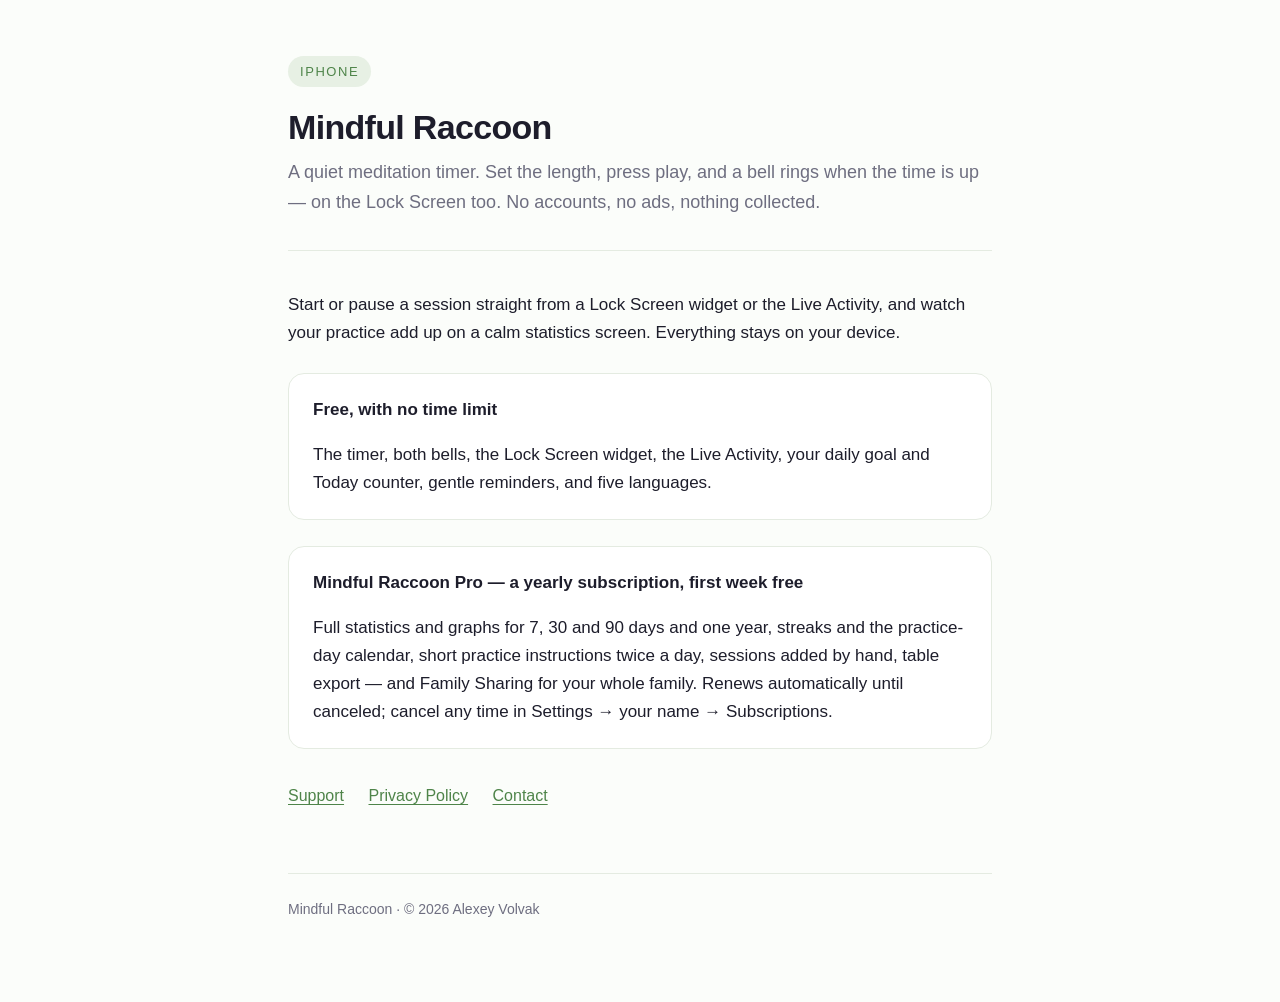
<file: index.html>
<!doctype html>
<html lang="en">
<head>
<meta charset="utf-8">
<meta name="viewport" content="width=device-width, initial-scale=1">
<title>Mindful Raccoon — a quiet meditation timer</title>
<meta name="description" content="A calm, no-frills meditation timer for iPhone. No accounts, no ads, no data collection.">
<link rel="stylesheet" href="style.css">
</head>
<body>
<div class="wrap">

<header>
  <span class="mark">iPhone</span>
  <h1>Mindful Raccoon</h1>
  <p class="lede">A quiet meditation timer. Set the length, press play, and a bell
  rings when the time is up — on the Lock Screen too. No accounts, no ads, nothing
  collected.</p>
</header>

<p>Start or pause a session straight from a Lock Screen widget or the Live Activity,
and watch your practice add up on a calm statistics screen. Everything stays on your
device.</p>

<div class="card">
  <h3>Free, with no time limit</h3>
  <p>The timer, both bells, the Lock Screen widget, the Live Activity, your daily
  goal and Today counter, gentle reminders, and five languages.</p>
</div>

<div class="card">
  <h3>Mindful Raccoon Pro — a yearly subscription, first week free</h3>
  <p>Full statistics and graphs for 7, 30 and 90 days and one year, streaks and the
  practice-day calendar, short practice instructions twice a day, sessions added by
  hand, table export — and Family Sharing for your whole family. Renews automatically
  until canceled; cancel any time in Settings&nbsp;→ your name&nbsp;→ Subscriptions.</p>
</div>

<nav class="links">
  <a href="support.html">Support</a>
  <a href="privacy.html">Privacy Policy</a>
  <a href="https://docs.google.com/forms/d/e/1FAIpQLSdSzc4A0OAxSuI7OztrOp2fZ8YMhzFdzA9xwN0ARAfInkWWnQ/viewform">Contact</a>
</nav>

<footer>
  Mindful Raccoon · © 2026 Alexey Volvak
</footer>

</div>
</body>
</html>
</file>
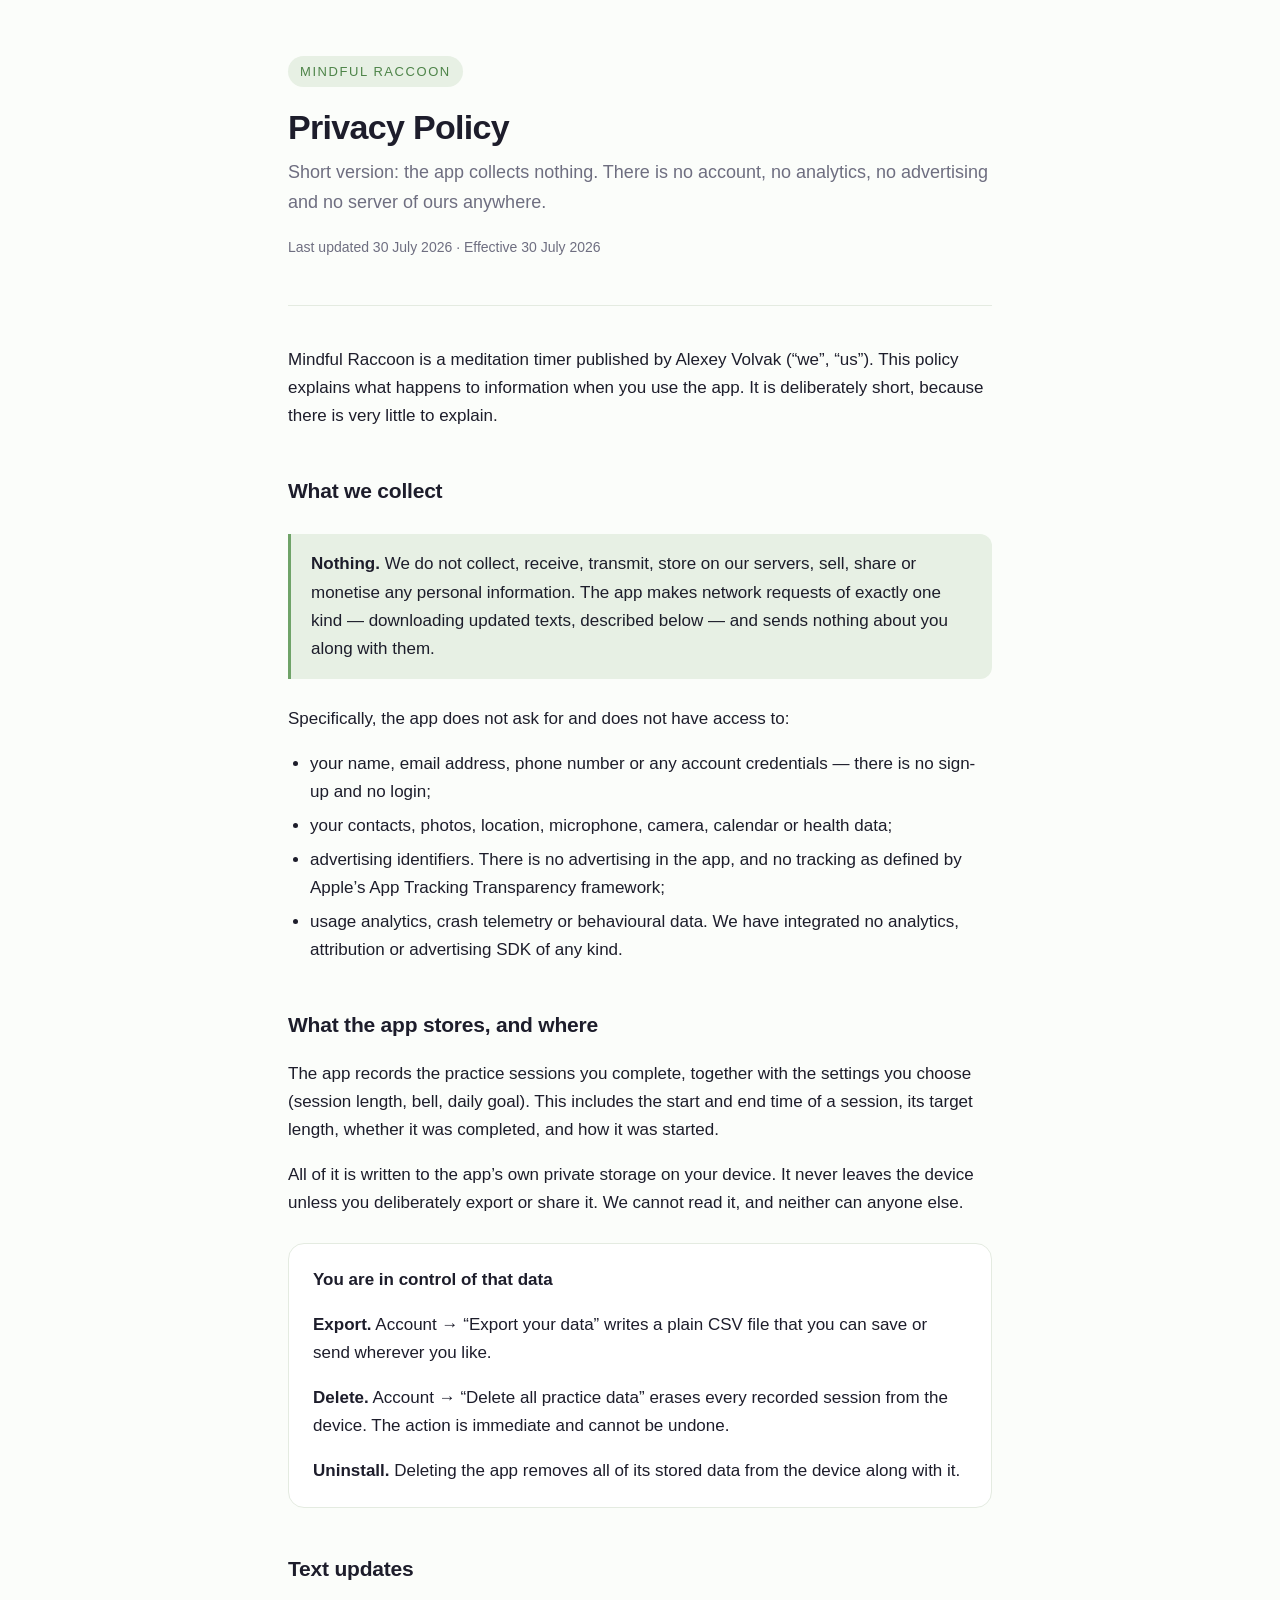
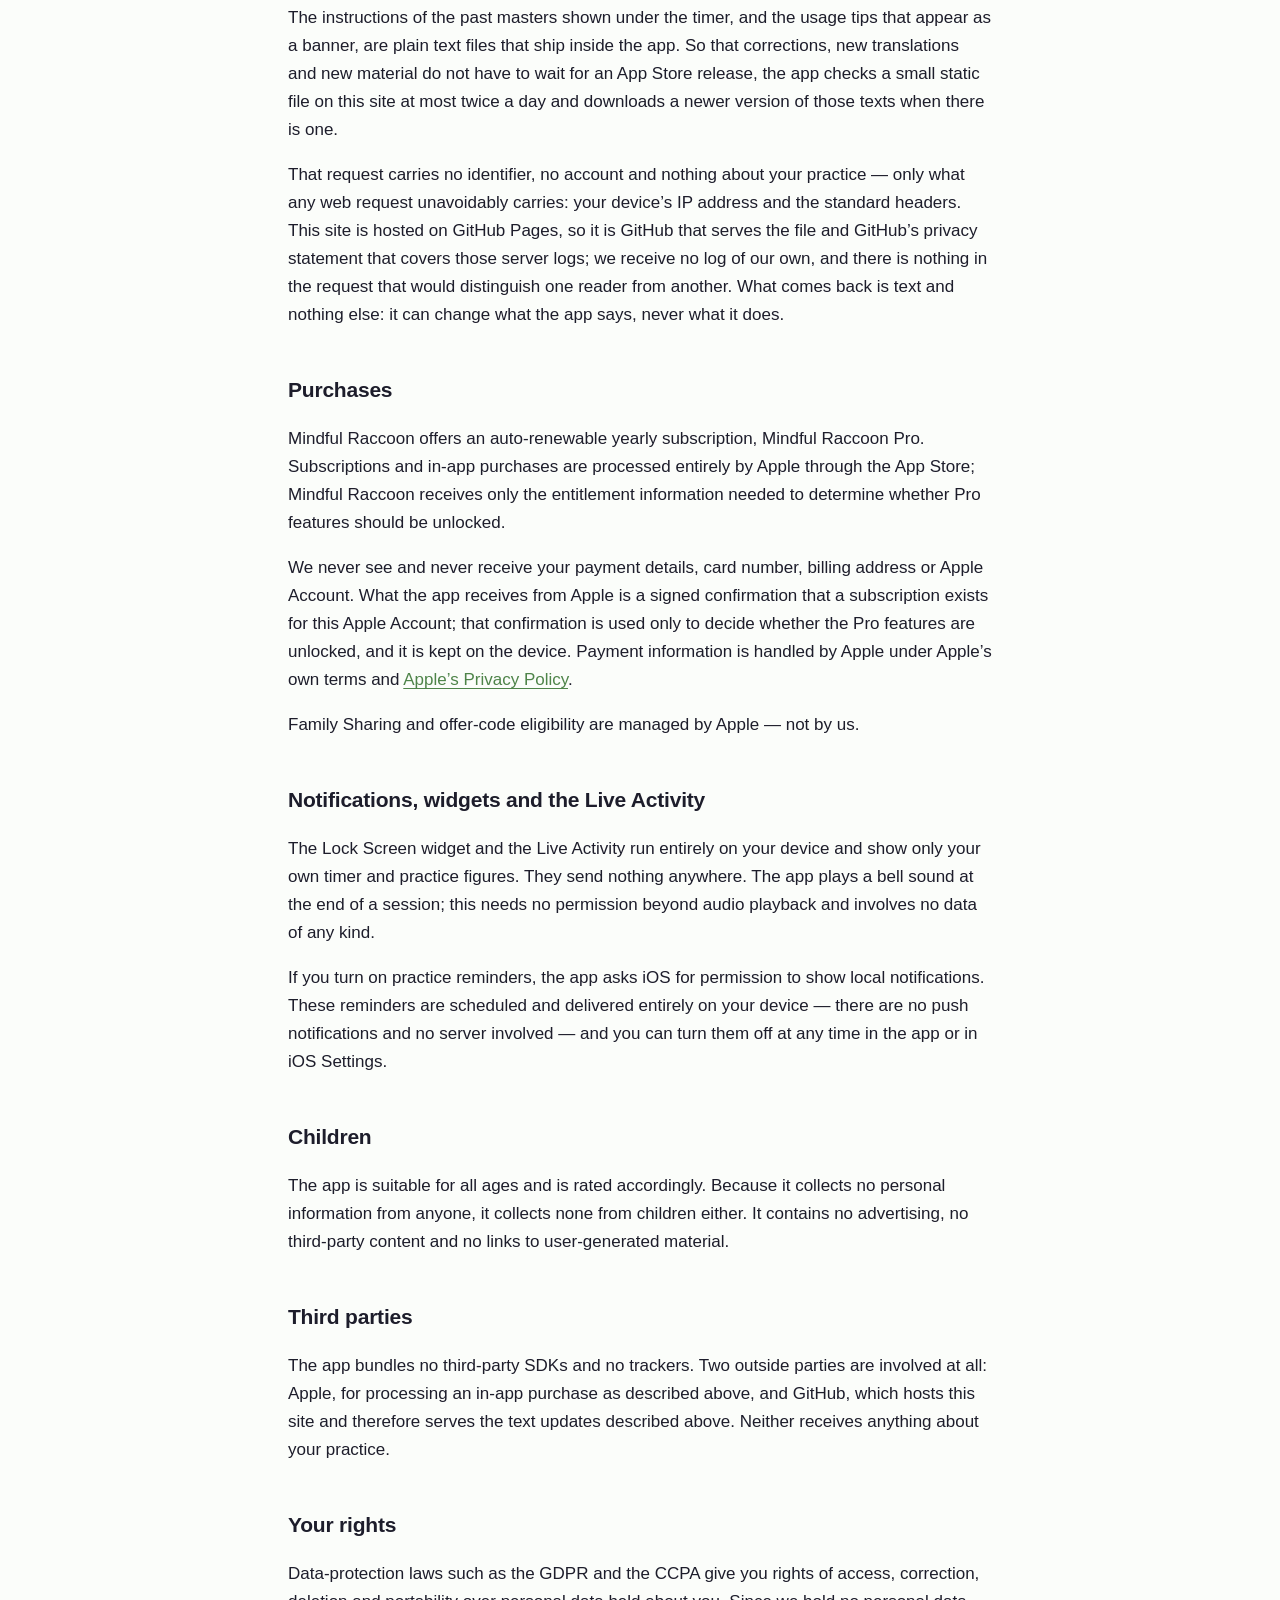
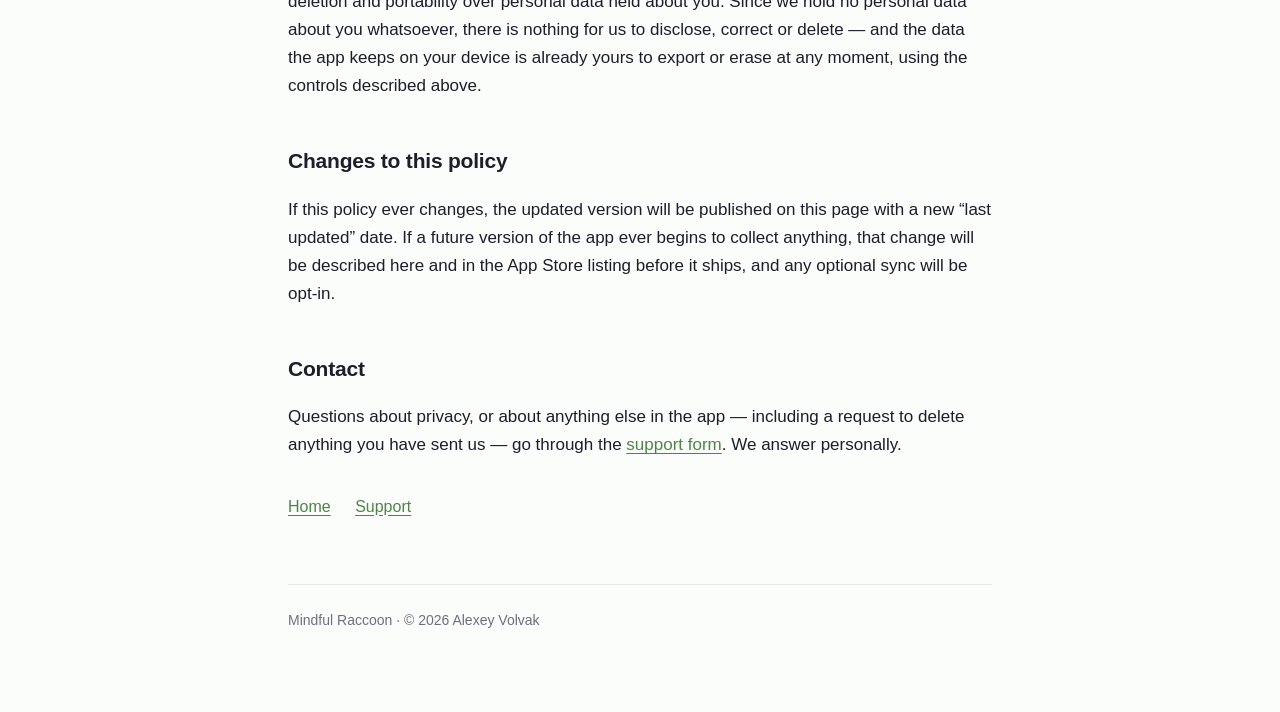
<file: privacy.html>
<!doctype html>
<html lang="en">
<head>
<meta charset="utf-8">
<meta name="viewport" content="width=device-width, initial-scale=1">
<title>Privacy Policy — Mindful Raccoon</title>
<link rel="stylesheet" href="style.css">
</head>
<body>
<div class="wrap">

<header>
  <span class="mark">Mindful Raccoon</span>
  <h1>Privacy Policy</h1>
  <p class="lede">Short version: the app collects nothing. There is no account, no
  analytics, no advertising and no server of ours anywhere.</p>
  <p class="meta">Last updated 30 July 2026 · Effective 30 July 2026</p>
</header>

<p>Mindful Raccoon is a meditation timer published by Alexey Volvak (“we”, “us”).
This policy explains what happens to information when you use the app. It is
deliberately short, because there is very little to explain.</p>

<h2>What we collect</h2>

<div class="callout">
  <p><strong>Nothing.</strong> We do not collect, receive, transmit, store on our
  servers, sell, share or monetise any personal information. The app makes network
  requests of exactly one kind — downloading updated texts, described below — and sends
  nothing about you along with them.</p>
</div>

<p>Specifically, the app does not ask for and does not have access to:</p>
<ul>
  <li>your name, email address, phone number or any account credentials — there is no sign-up and no login;</li>
  <li>your contacts, photos, location, microphone, camera, calendar or health data;</li>
  <li>advertising identifiers. There is no advertising in the app, and no tracking as defined by Apple’s App Tracking Transparency framework;</li>
  <li>usage analytics, crash telemetry or behavioural data. We have integrated no analytics, attribution or advertising SDK of any kind.</li>
</ul>

<h2>What the app stores, and where</h2>

<p>The app records the practice sessions you complete, together with the settings
you choose (session length, bell, daily goal). This includes the start and end time
of a session, its target length, whether it was completed, and how it was started.</p>

<p>All of it is written to the app’s own private storage on your device. It never
leaves the device unless you deliberately export or share it. We cannot read it,
and neither can anyone else.</p>

<div class="card">
  <h3>You are in control of that data</h3>
  <p><strong>Export.</strong> Account → “Export your data” writes a plain CSV file
  that you can save or send wherever you like.</p>
  <p><strong>Delete.</strong> Account → “Delete all practice data” erases every
  recorded session from the device. The action is immediate and cannot be undone.</p>
  <p><strong>Uninstall.</strong> Deleting the app removes all of its stored data from
  the device along with it.</p>
</div>

<h2>Text updates</h2>

<p>The instructions of the past masters shown under the timer, and the usage tips that
appear as a banner, are plain text files that ship inside the app. So that corrections,
new translations and new material do not have to wait for an App Store release, the app
checks a small static file on this site at most twice a day and downloads a newer version
of those texts when there is one.</p>

<p>That request carries no identifier, no account and nothing about your practice — only
what any web request unavoidably carries: your device’s IP address and the standard
headers. This site is hosted on GitHub Pages, so it is GitHub that serves the file and
GitHub’s privacy statement that covers those server logs; we receive no log of our own,
and there is nothing in the request that would distinguish one reader from another. What
comes back is text and nothing else: it can change what the app says, never what it
does.</p>

<h2>Purchases</h2>

<p>Mindful Raccoon offers an auto-renewable yearly subscription, Mindful Raccoon
Pro. Subscriptions and in-app purchases are processed entirely by Apple through the
App Store; Mindful Raccoon receives only the entitlement information needed to
determine whether Pro features should be unlocked.</p>

<p>We never see and never receive your payment details, card number, billing address
or Apple Account. What the app receives from Apple is a signed confirmation that a
subscription exists for this Apple Account; that confirmation is used only to decide
whether the Pro features are unlocked, and it is kept on the device. Payment
information is handled by Apple under Apple’s own terms and
<a href="https://www.apple.com/legal/privacy/">Apple’s Privacy Policy</a>.</p>

<p>Family Sharing and offer-code eligibility are managed by Apple — not by us.</p>

<h2>Notifications, widgets and the Live Activity</h2>

<p>The Lock Screen widget and the Live Activity run entirely on your device and show
only your own timer and practice figures. They send nothing anywhere. The app plays
a bell sound at the end of a session; this needs no permission beyond audio playback
and involves no data of any kind.</p>

<p>If you turn on practice reminders, the app asks iOS for permission to show local
notifications. These reminders are scheduled and delivered entirely on your device —
there are no push notifications and no server involved — and you can turn them off
at any time in the app or in iOS Settings.</p>

<h2>Children</h2>

<p>The app is suitable for all ages and is rated accordingly. Because it collects no
personal information from anyone, it collects none from children either. It contains
no advertising, no third-party content and no links to user-generated material.</p>

<h2>Third parties</h2>

<p>The app bundles no third-party SDKs and no trackers. Two outside parties are involved
at all: Apple, for processing an in-app purchase as described above, and GitHub, which
hosts this site and therefore serves the text updates described above. Neither receives
anything about your practice.</p>

<h2>Your rights</h2>

<p>Data-protection laws such as the GDPR and the CCPA give you rights of access,
correction, deletion and portability over personal data held about you. Since we hold
no personal data about you whatsoever, there is nothing for us to disclose, correct
or delete — and the data the app keeps on your device is already yours to export or
erase at any moment, using the controls described above.</p>

<h2>Changes to this policy</h2>

<p>If this policy ever changes, the updated version will be published on this page
with a new “last updated” date. If a future version of the app ever begins to collect
anything, that change will be described here and in the App Store listing before it
ships, and any optional sync will be opt-in.</p>

<h2>Contact</h2>

<p>Questions about privacy, or about anything else in the app — including a request to
delete anything you have sent us — go through the
<a href="https://docs.google.com/forms/d/e/1FAIpQLSdSzc4A0OAxSuI7OztrOp2fZ8YMhzFdzA9xwN0ARAfInkWWnQ/viewform">support form</a>.
We answer personally.</p>

<nav class="links">
  <a href="index.html">Home</a>
  <a href="support.html">Support</a>
</nav>

<footer>
  Mindful Raccoon · © 2026 Alexey Volvak
</footer>

</div>
</body>
</html>
</file>
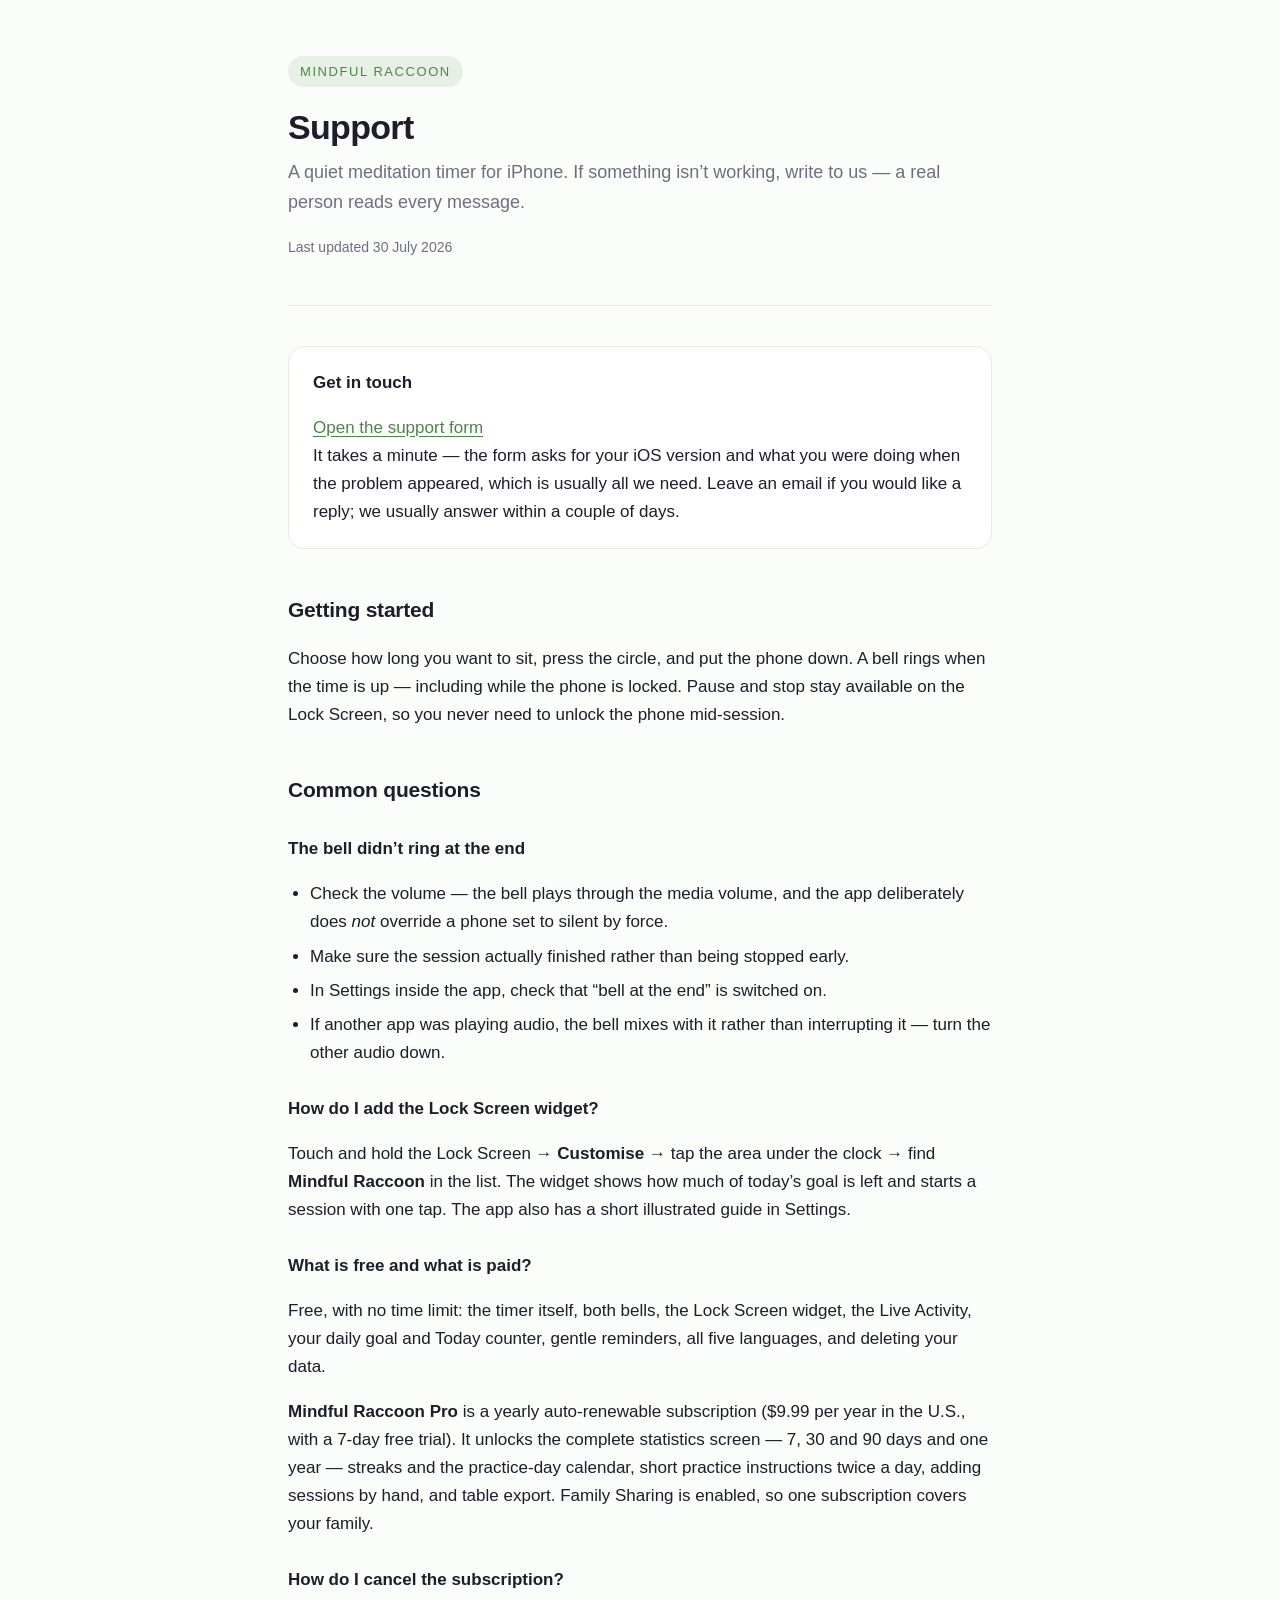
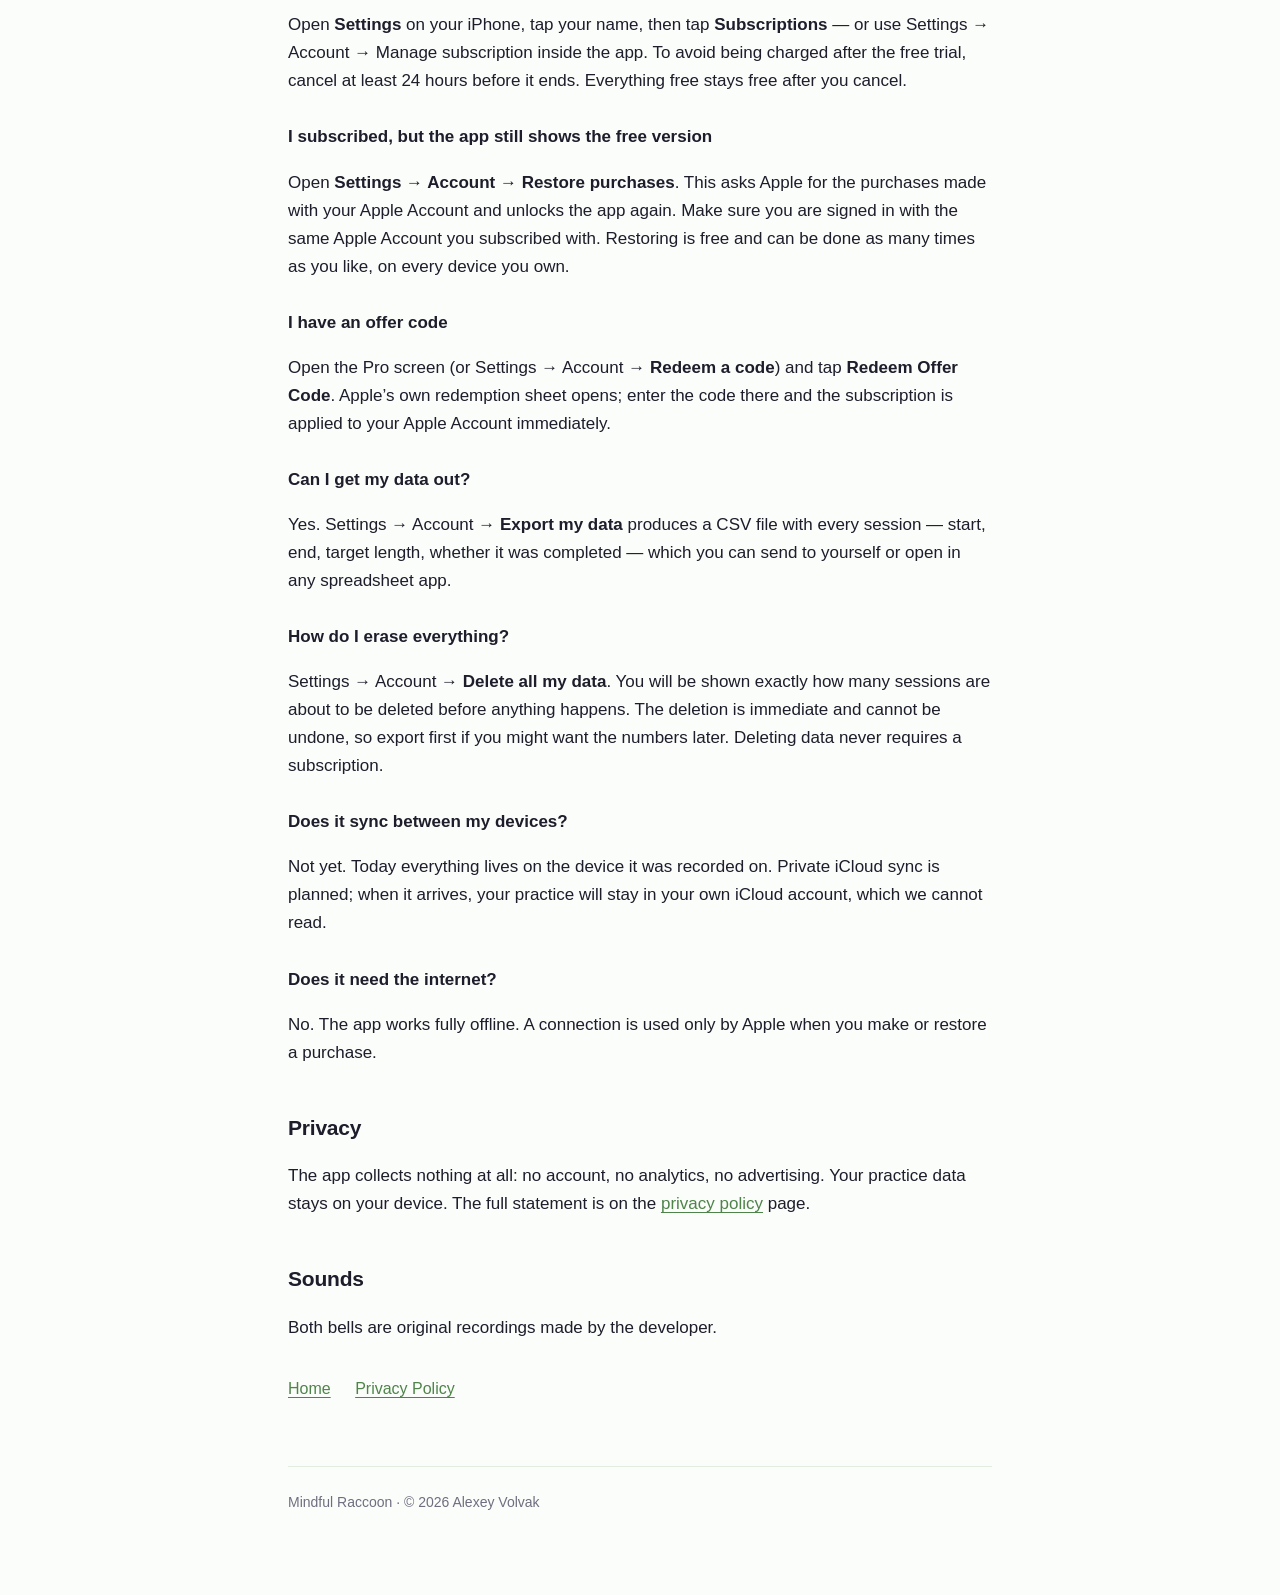
<file: support.html>
<!doctype html>
<html lang="en">
<head>
<meta charset="utf-8">
<meta name="viewport" content="width=device-width, initial-scale=1">
<title>Support — Mindful Raccoon</title>
<link rel="stylesheet" href="style.css">
</head>
<body>
<div class="wrap">

<header>
  <span class="mark">Mindful Raccoon</span>
  <h1>Support</h1>
  <p class="lede">A quiet meditation timer for iPhone. If something isn’t working,
  write to us — a real person reads every message.</p>
  <p class="meta">Last updated 30 July 2026</p>
</header>

<div class="card">
  <h3>Get in touch</h3>
  <p><a href="https://docs.google.com/forms/d/e/1FAIpQLSdSzc4A0OAxSuI7OztrOp2fZ8YMhzFdzA9xwN0ARAfInkWWnQ/viewform">Open the support form</a><br>
  It takes a minute — the form asks for your iOS version and what you were doing when
  the problem appeared, which is usually all we need. Leave an email if you would like
  a reply; we usually answer within a couple of days.</p>
</div>

<h2>Getting started</h2>

<p>Choose how long you want to sit, press the circle, and put the phone down. A bell
rings when the time is up — including while the phone is locked. Pause and stop stay
available on the Lock Screen, so you never need to unlock the phone mid-session.</p>

<h2>Common questions</h2>

<h3>The bell didn’t ring at the end</h3>
<ul>
  <li>Check the volume — the bell plays through the media volume, and the app deliberately does <em>not</em> override a phone set to silent by force.</li>
  <li>Make sure the session actually finished rather than being stopped early.</li>
  <li>In Settings inside the app, check that “bell at the end” is switched on.</li>
  <li>If another app was playing audio, the bell mixes with it rather than interrupting it — turn the other audio down.</li>
</ul>

<h3>How do I add the Lock Screen widget?</h3>
<p>Touch and hold the Lock Screen → <strong>Customise</strong> → tap the area under
the clock → find <strong>Mindful Raccoon</strong> in the list. The widget shows how
much of today’s goal is left and starts a session with one tap. The app also has a
short illustrated guide in Settings.</p>

<h3>What is free and what is paid?</h3>
<p>Free, with no time limit: the timer itself, both bells, the Lock Screen widget,
the Live Activity, your daily goal and Today counter, gentle reminders, all five
languages, and deleting your data.</p>
<p><strong>Mindful Raccoon Pro</strong> is a yearly auto-renewable subscription
($9.99 per year in the U.S., with a 7-day free trial). It unlocks the complete
statistics screen — 7, 30 and 90 days and one year — streaks and the practice-day
calendar, short practice instructions twice a day, adding sessions by hand, and
table export. Family Sharing is enabled, so one subscription covers your family.</p>

<h3>How do I cancel the subscription?</h3>
<p>Open <strong>Settings</strong> on your iPhone, tap your name, then tap
<strong>Subscriptions</strong> — or use Settings → Account → Manage subscription
inside the app. To avoid being charged after the free trial, cancel at least
24&nbsp;hours before it ends. Everything free stays free after you cancel.</p>

<h3>I subscribed, but the app still shows the free version</h3>
<p>Open <strong>Settings → Account → Restore purchases</strong>. This asks Apple for
the purchases made with your Apple Account and unlocks the app again. Make sure you
are signed in with the same Apple Account you subscribed with. Restoring is free and
can be done as many times as you like, on every device you own.</p>

<h3>I have an offer code</h3>
<p>Open the Pro screen (or Settings → Account → <strong>Redeem a code</strong>) and
tap <strong>Redeem Offer Code</strong>. Apple’s own redemption sheet opens; enter the
code there and the subscription is applied to your Apple Account immediately.</p>

<h3>Can I get my data out?</h3>
<p>Yes. Settings → Account → <strong>Export my data</strong> produces a CSV file
with every session — start, end, target length, whether it was completed — which you
can send to yourself or open in any spreadsheet app.</p>

<h3>How do I erase everything?</h3>
<p>Settings → Account → <strong>Delete all my data</strong>. You will be shown
exactly how many sessions are about to be deleted before anything happens. The
deletion is immediate and cannot be undone, so export first if you might want the
numbers later. Deleting data never requires a subscription.</p>

<h3>Does it sync between my devices?</h3>
<p>Not yet. Today everything lives on the device it was recorded on. Private iCloud
sync is planned; when it arrives, your practice will stay in your own iCloud account,
which we cannot read.</p>

<h3>Does it need the internet?</h3>
<p>No. The app works fully offline. A connection is used only by Apple when you make
or restore a purchase.</p>

<h2>Privacy</h2>

<p>The app collects nothing at all: no account, no analytics, no advertising. Your
practice data stays on your device. The full statement is on the
<a href="privacy.html">privacy policy</a> page.</p>

<h2>Sounds</h2>

<p>Both bells are original recordings made by the developer.</p>

<nav class="links">
  <a href="index.html">Home</a>
  <a href="privacy.html">Privacy Policy</a>
</nav>

<footer>
  Mindful Raccoon · © 2026 Alexey Volvak
</footer>

</div>
</body>
</html>
</file>
<file: style.css>
/* Mindful Raccoon — support & legal pages.
   Self-contained: no fonts, scripts or images from anywhere else. */

:root {
  --ink: #1D1D2B;
  --ink-soft: #6E6E80;
  --paper: #FBFDFA;
  --card: #FFFFFF;
  --leaf: #6FA368;
  --leaf-deep: #4E8449;
  --leaf-pale: #E7F0E4;
  --rule: #E4EBE1;
}

@media (prefers-color-scheme: dark) {
  :root {
    --ink: #ECEFEA;
    --ink-soft: #A2A8A0;
    --paper: #141714;
    --card: #1B1F1B;
    --leaf: #8CBB85;
    --leaf-deep: #A8CFA1;
    --leaf-pale: #232C22;
    --rule: #2A322A;
  }
}

* { box-sizing: border-box; }

body {
  margin: 0;
  padding: 0 20px 80px;
  background: var(--paper);
  color: var(--ink);
  font: 17px/1.65 -apple-system, BlinkMacSystemFont, "Segoe UI", Roboto, Helvetica, Arial, sans-serif;
  -webkit-text-size-adjust: 100%;
}

.wrap { max-width: 44rem; margin: 0 auto; }

header {
  padding: 56px 0 32px;
  border-bottom: 1px solid var(--rule);
  margin-bottom: 40px;
}

.mark {
  display: inline-block;
  font-size: 13px;
  letter-spacing: 0.12em;
  text-transform: uppercase;
  color: var(--leaf-deep);
  background: var(--leaf-pale);
  padding: 5px 12px;
  border-radius: 999px;
  margin-bottom: 20px;
}

h1 { font-size: 34px; line-height: 1.2; margin: 0 0 10px; letter-spacing: -0.02em; }
h2 { font-size: 21px; margin: 44px 0 12px; letter-spacing: -0.01em; }
h3 { font-size: 17px; margin: 28px 0 6px; }

.lede { color: var(--ink-soft); font-size: 18px; margin: 0; }
.meta { color: var(--ink-soft); font-size: 14px; margin-top: 18px; }

p, li { color: var(--ink); }
ul { padding-left: 22px; }
li { margin: 6px 0; }

a { color: var(--leaf-deep); text-underline-offset: 3px; }
a:hover { color: var(--leaf); }

.card {
  background: var(--card);
  border: 1px solid var(--rule);
  border-radius: 16px;
  padding: 22px 24px;
  margin: 26px 0;
}
.card h3 { margin-top: 0; }
.card p:last-child { margin-bottom: 0; }

.callout {
  background: var(--leaf-pale);
  border: none;
  border-left: 3px solid var(--leaf);
  border-radius: 0 12px 12px 0;
  padding: 16px 20px;
  margin: 26px 0;
}
.callout p { margin: 0; }

nav.links { margin: 34px 0 0; font-size: 16px; }
nav.links a { margin-right: 20px; white-space: nowrap; }

footer {
  margin-top: 64px;
  padding-top: 24px;
  border-top: 1px solid var(--rule);
  color: var(--ink-soft);
  font-size: 14px;
}
footer a { color: var(--ink-soft); }
</file>
